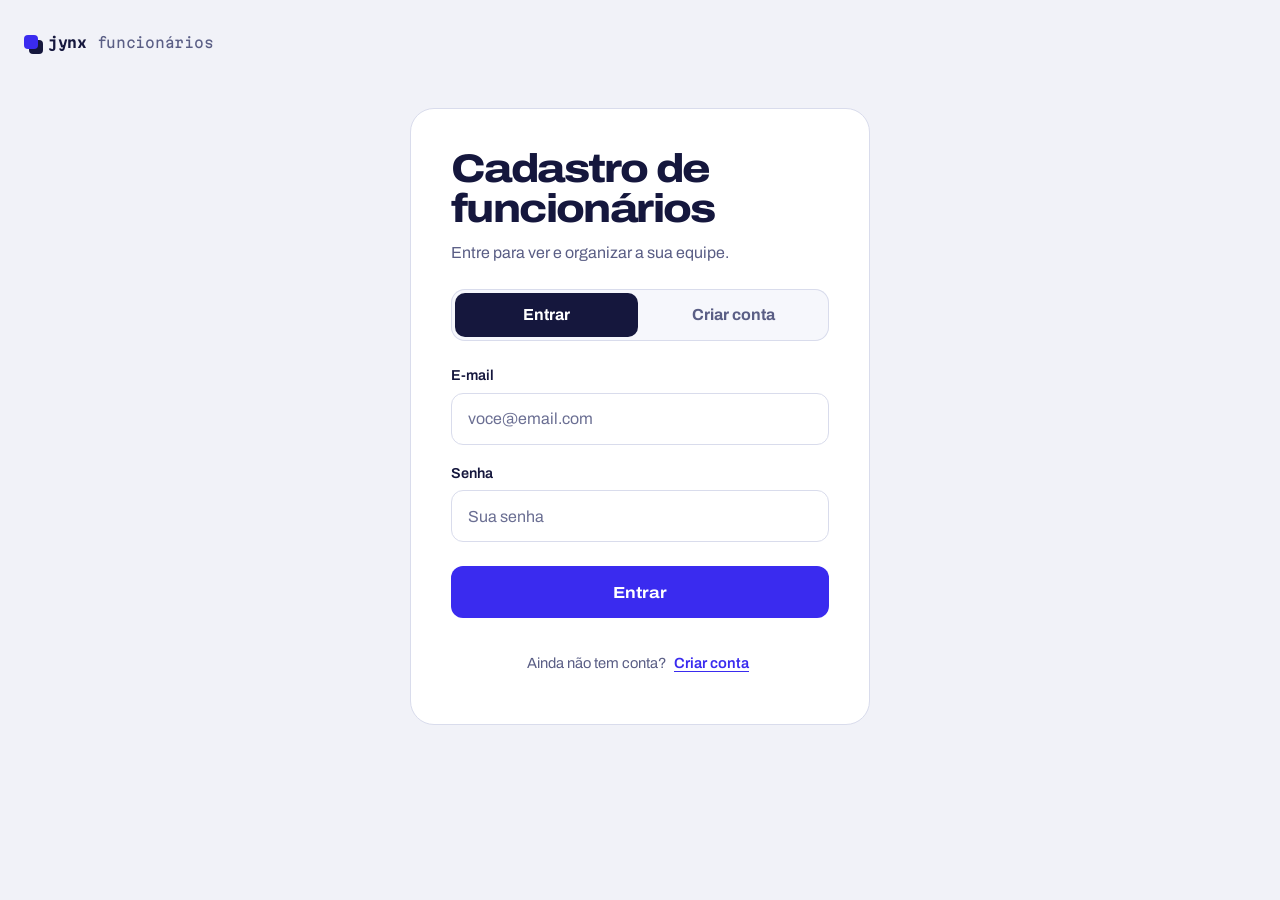
<file: index.html>
<!DOCTYPE html>
<html lang="pt-BR">
<head>
  <meta charset="UTF-8">
  <meta name="viewport" content="width=device-width, initial-scale=1.0">
  <title>Acesso · jynx funcionários</title>
  <meta name="description" content="Sistema de cadastro de funcionários: entre ou crie sua conta.">
  <link rel="preconnect" href="https://fonts.googleapis.com">
  <link rel="preconnect" href="https://fonts.gstatic.com" crossorigin>
  <link href="https://fonts.googleapis.com/css2?family=Archivo:wdth,wght@62..125,100..900&family=Martian+Mono:wght@400;700&display=swap" rel="stylesheet">
  <link rel="stylesheet" href="css/style.css">
</head>
<body>

  <header class="topo">
    <a class="marca" href="index.html">
      <span class="marca__ponto" aria-hidden="true"></span>
      <span>jynx<span class="marca__rota"> funcionários</span></span>
    </a>
  </header>

  <main class="auth">

    <section class="auth__form" aria-labelledby="titulo-acesso">
      <h1 id="titulo-acesso" class="auth__titulo">Cadastro de funcionários</h1>
      <p class="auth__sub">Entre para ver e organizar a sua equipe.</p>

      <!-- Abas: o JS (acesso.js) troca aria-selected, tabindex e hidden.
           Sem JS, as duas abas ficariam escondidas, mas nada aqui funciona
           sem JS mesmo (os formulários dependem do fetch). -->
      <div class="abas" role="tablist" aria-label="Acesso">
        <button id="aba-entrar" class="aba" type="button" role="tab"
                aria-selected="true" aria-controls="painel-entrar">Entrar</button>
        <button id="aba-criar-conta" class="aba" type="button" role="tab"
                aria-selected="false" aria-controls="painel-criar-conta" tabindex="-1">Criar conta</button>
      </div>

      <!-- ===== Entrar ===== -->
      <div id="painel-entrar" class="aba__painel" role="tabpanel" aria-labelledby="aba-entrar">
        <form id="form-login" class="form" method="post">
          <div class="campo">
            <label for="login-email">E-mail</label>
            <input id="login-email" name="email" type="email" inputmode="email" placeholder="voce@email.com"
                   autocomplete="username" maxlength="254" required>
          </div>

          <div class="campo">
            <label for="login-senha">Senha</label>
            <input id="login-senha" name="senha" type="password" placeholder="Sua senha"
                   autocomplete="current-password" required>
          </div>

          <p id="login-mensagem" class="mensagem" role="status"></p>

          <button id="botao-entrar" class="botao" type="submit">Entrar</button>
        </form>

        <p class="auth__troca">Ainda não tem conta? <a href="#criar-conta">Criar conta</a></p>
      </div>

      <!-- ===== Criar conta ===== -->
      <div id="painel-criar-conta" class="aba__painel" role="tabpanel" aria-labelledby="aba-criar-conta" hidden>
        <form id="form-cadastro" class="form" method="post">
          <div class="campo">
            <label for="cadastro-nome">Nome</label>
            <input id="cadastro-nome" name="nome" type="text" placeholder="Seu nome"
                   autocomplete="name" maxlength="80" required>
          </div>

          <div class="campo">
            <label for="cadastro-telefone">Telefone</label>
            <input id="cadastro-telefone" name="telefone" type="tel" inputmode="tel" placeholder="(81) 99999-0000"
                   autocomplete="tel" maxlength="20" required>
          </div>

          <div class="campo">
            <label for="cadastro-email">E-mail</label>
            <input id="cadastro-email" name="email" type="email" inputmode="email" placeholder="voce@email.com"
                   autocomplete="email" maxlength="254" required>
          </div>

          <div class="campo">
            <label for="cadastro-senha">Senha</label>
            <input id="cadastro-senha" name="senha" type="password" placeholder="Crie uma senha"
                   autocomplete="new-password" aria-describedby="cadastro-senha-ajuda" required>
            <p id="cadastro-senha-ajuda" class="campo__ajuda">Use pelo menos 6 caracteres. Ela é guardada criptografada.</p>
          </div>

          <p id="cadastro-mensagem" class="mensagem" role="status"></p>

          <button id="botao-cadastrar" class="botao" type="submit">Criar conta</button>
        </form>

        <p class="auth__troca">Já tem conta? <a href="#entrar">Entrar</a></p>
      </div>
    </section>

  </main>

  <!-- A ordem importa: api.js primeiro (ferramentas), depois acesso.js
       (abas), depois os dois formulários. Ver o topo de cada arquivo. -->
  <script src="js/api.js"></script>
  <script src="js/acesso.js"></script>
  <script src="js/login.js"></script>
  <script src="js/cadastro.js"></script>
</body>
</html>
</file>
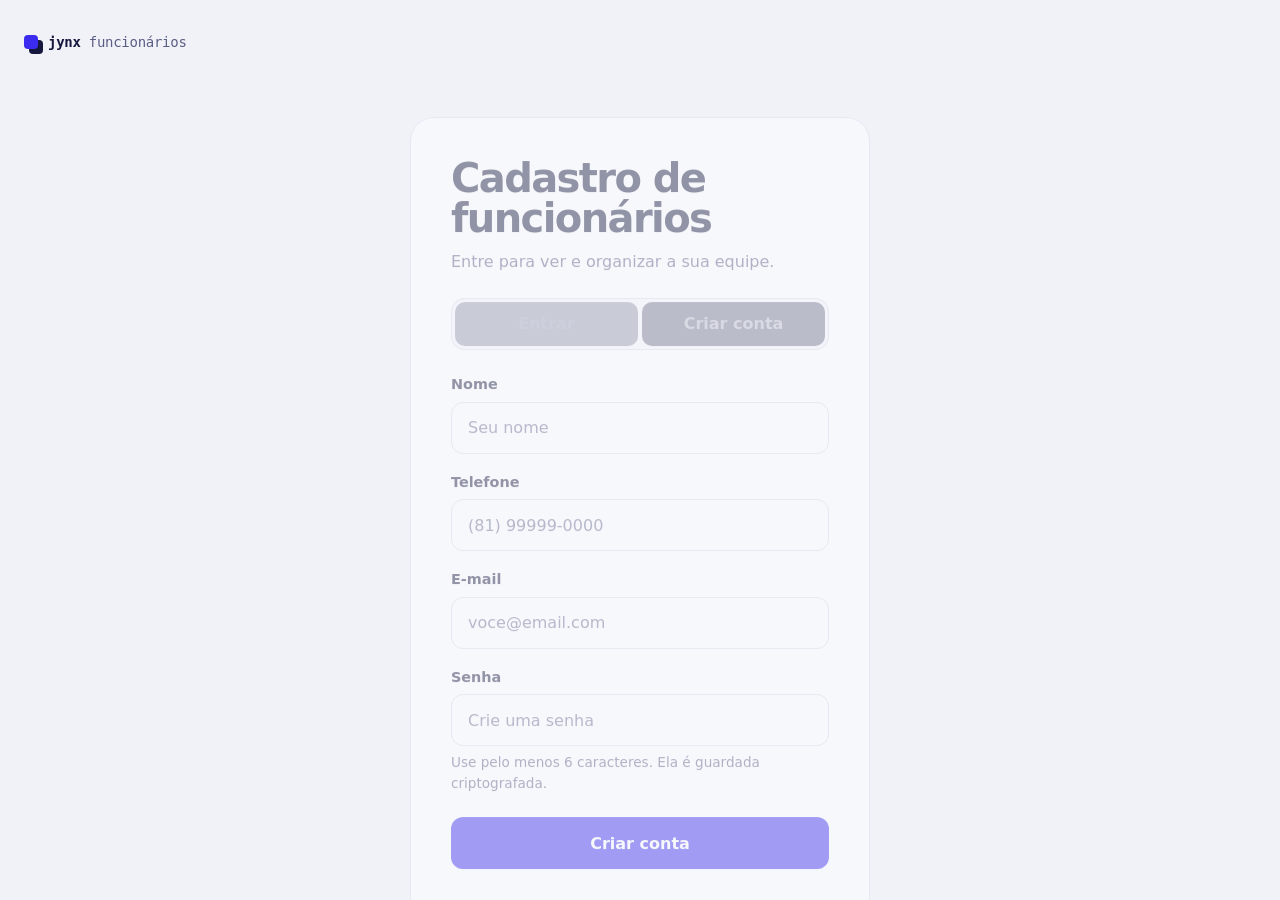
<file: cadastro.html>
<!DOCTYPE html>
<html lang="pt-BR">
<head>
  <meta charset="UTF-8">
  <meta name="viewport" content="width=device-width, initial-scale=1.0">
  <!-- Esta página não existe mais: "Criar conta" agora é uma aba da tela de
       acesso. Ela só sobrevive para links antigos não caírem num erro 404
       do GitHub Pages. O meta refresh funciona até sem JavaScript. -->
  <meta http-equiv="refresh" content="0; url=index.html#criar-conta">
  <meta name="robots" content="noindex">
  <title>Criar conta · jynx funcionários</title>
</head>
<body>
  <p>Esta página mudou de lugar. <a href="index.html#criar-conta">Ir para Criar conta</a>.</p>
</body>
</html>
</file>
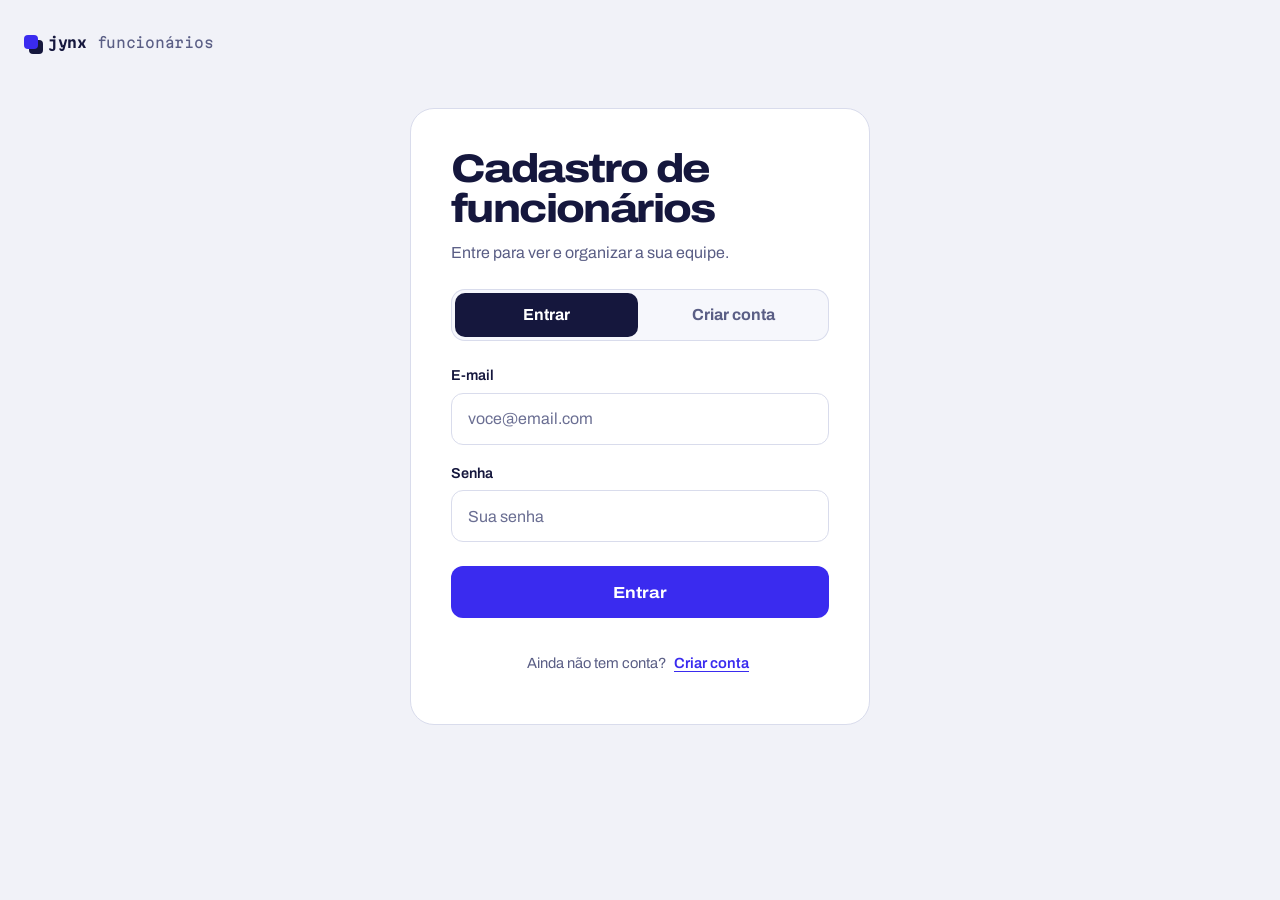
<file: painel.html>
<!DOCTYPE html>
<html lang="pt-BR">
<head>
  <meta charset="UTF-8">
  <meta name="viewport" content="width=device-width, initial-scale=1.0">
  <title>Funcionários · jynx funcionários</title>
  <meta name="robots" content="noindex">
  <link rel="preconnect" href="https://fonts.googleapis.com">
  <link rel="preconnect" href="https://fonts.gstatic.com" crossorigin>
  <link href="https://fonts.googleapis.com/css2?family=Archivo:wdth,wght@62..125,100..900&family=Martian+Mono:wght@400;700&display=swap" rel="stylesheet">
  <link rel="stylesheet" href="css/style.css">
</head>
<!-- hidden: a página começa escondida e o painel.js só a mostra depois de
     confirmar que alguém entrou. Sem isso, quem não entrou veria o painel
     "piscar" antes de ser mandado para a tela de acesso. Conveniência, não
     segurança: ver o topo de painel.js. -->
<body hidden>

  <header class="topo">
    <a class="marca" href="painel.html">
      <span class="marca__ponto" aria-hidden="true"></span>
      <span>jynx<span class="marca__rota"> funcionários</span></span>
    </a>

    <div class="sessao">
      <!-- O JS escreve o nome com textContent (ver painel.js) -->
      <p class="sessao__ola">Olá, <strong id="nome-logado"></strong></p>
      <button id="botao-sair" class="botao botao--contorno botao--pequeno" type="button">Sair</button>
    </div>
  </header>

  <main class="painel">

    <div class="painel__cabeca">
      <div>
        <h1 class="painel__titulo">
          Funcionários
          <!-- O JS coloca aqui quantos funcionários vieram -->
          <span class="painel__total"><span id="total-funcionarios">…</span><span class="sr-only"> cadastrados</span></span>
        </h1>
        <p class="painel__sub">Cadastre, encontre e atualize os dados da sua equipe.</p>
      </div>

      <div class="painel__acoes">
        <button id="botao-atualizar" class="botao botao--contorno botao--pequeno" type="button">Atualizar lista</button>
        <button id="botao-novo" class="botao botao--pequeno" type="button" aria-controls="cartao-form">Novo funcionário</button>
      </div>
    </div>

    <div class="painel__grade">

      <!-- Lista de funcionários, com a busca no topo -->
      <section class="cartao lista" aria-labelledby="titulo-lista">
        <div class="cartao__cabeca">
          <h2 id="titulo-lista" class="cartao__titulo">Lista de funcionários</h2>
        </div>

        <div class="busca" role="search">
          <div class="campo">
            <label for="busca-funcionario">Buscar funcionário</label>
            <input id="busca-funcionario" type="search" placeholder="Nome, telefone ou e-mail"
                   autocomplete="off" spellcheck="false" aria-describedby="resumo-busca">
          </div>
          <!-- O JS escreve "Mostrando 2 de 5" ou "Nenhum funcionário encontrado" -->
          <p id="resumo-busca" class="busca__resumo" role="status"></p>
        </div>

        <!-- Carregando, erro ao carregar, confirmação e resultado da exclusão -->
        <p id="mensagem-lista" class="mensagem" role="status"></p>

        <table class="tabela">
          <thead>
            <tr>
              <th scope="col">Nome</th>
              <th scope="col">Telefone</th>
              <th scope="col">E-mail</th>
              <th scope="col"><span class="sr-only">Ações</span></th>
            </tr>
          </thead>

          <!-- O JS limpa este tbody e cria uma linha por funcionário,
               usando o <template id="modelo-linha"> lá embaixo. -->
          <tbody id="lista-funcionarios"></tbody>
        </table>

        <!-- Aparece sozinho (via CSS) quando o tbody estiver vazio -->
        <div class="vazio">
          <p>Nenhum funcionário cadastrado ainda.</p>
          <button id="botao-primeiro" class="botao botao--pequeno" type="button" aria-controls="cartao-form">Cadastrar o primeiro</button>
        </div>
      </section>

      <!-- Um formulário, dois modos: "Novo funcionário" e "Editar funcionário" -->
      <aside class="lateral">
        <section id="cartao-form" class="cartao" aria-labelledby="titulo-form">
          <div class="cartao__cabeca">
            <!-- tabindex="-1": o JS pode levar o foco até o título (ver painel.js) -->
            <h2 id="titulo-form" class="cartao__titulo" tabindex="-1">Novo funcionário</h2>
          </div>

          <form id="form-funcionario" class="form" method="post">
            <div class="campo">
              <label for="campo-nome">Nome</label>
              <!-- autocomplete="off": estes dados são de OUTRA pessoa. Sem isto o
                   navegador poderia preencher com os dados de quem está usando. -->
              <input id="campo-nome" name="nome" type="text" autocomplete="off" maxlength="80" required>
            </div>

            <div class="campo">
              <label for="campo-telefone">Telefone</label>
              <input id="campo-telefone" name="telefone" type="tel" inputmode="tel" placeholder="(81) 99999-0000"
                     autocomplete="off" maxlength="20" required>
            </div>

            <div class="campo">
              <label for="campo-email">E-mail</label>
              <input id="campo-email" name="email" type="email" inputmode="email" placeholder="nome@empresa.com"
                     autocomplete="off" maxlength="254" required>
            </div>

            <div class="campo">
              <label id="rotulo-senha" for="campo-senha">Senha de acesso</label>
              <!-- new-password: impede o navegador de colar a SUA senha aqui -->
              <input id="campo-senha" name="senha" type="password" autocomplete="new-password"
                     aria-describedby="ajuda-senha" required>
              <!-- O JS troca este texto conforme o modo (criar ou editar) -->
              <p id="ajuda-senha" class="campo__ajuda">O funcionário vai usar este e-mail e esta senha para entrar no sistema.</p>
            </div>

            <p id="mensagem-form" class="mensagem" role="status"></p>

            <div class="lateral__botoes">
              <button id="botao-salvar" class="botao" type="submit">Cadastrar funcionário</button>
              <button id="botao-cancelar" class="botao botao--contorno" type="button" hidden>Cancelar edição</button>
            </div>
          </form>
        </section>
      </aside>

    </div>
  </main>

  <!-- Modelo de uma linha da tabela. O id do funcionário vai só no data-id
       (nunca aparece na tela). O JS preenche cada <td> com textContent. -->
  <template id="modelo-linha">
    <tr data-id="">
      <td class="col-nome" data-rotulo="Nome"></td>
      <td class="col-telefone" data-rotulo="Telefone"></td>
      <td class="col-email" data-rotulo="E-mail"></td>
      <td class="col-acoes">
        <div class="acoes">
          <button class="botao botao--contorno botao--pequeno botao-editar" type="button">Editar</button>
          <button class="botao botao--perigo botao--pequeno botao-excluir" type="button">Excluir</button>
        </div>
      </td>
    </tr>
  </template>

  <script src="js/api.js"></script>
  <script src="js/painel.js"></script>
</body>
</html>
</file>
<file: css/style.css>
/* =========================================================
   jynx funcionários — estilo compartilhado pelas páginas
   index.html (acesso: abas Entrar / Criar conta)
   painel.html (lista, busca e formulário de funcionários)

   MAPA
     base ............ cores, fontes, foco
     topo ............ marca e (no painel) "Olá, nome" + Sair
     formulários ..... campos, botões e mensagens
     acesso .......... cartão central da tela de acesso
     painel .......... cabeçalho, grade, cartões, tabela
     responsivo ...... mobile first nas quebras de 1000 / 720px
     acréscimos do JS  estados que só existem com JavaScript
   ========================================================= */

:root {
  --papel: #F1F2F8;
  --branco: #FFFFFF;
  --tinta: #15173D;
  --tinta-suave: #5A5E85;
  --nevoa: #D9DCEC;
  --nevoa-clara: #F6F7FC;

  --cobalto: #3A2BEF;
  --cobalto-escuro: #2617C4;
  --cobalto-claro: #DCD8FF;

  /* cores de estado (mensagens e exclusão) */
  --sucesso: #0B8A5E;
  --perigo: #D2343A;

  --raio: 12px;
  --fonte: "Archivo", system-ui, sans-serif;
  --mono: "Martian Mono", ui-monospace, monospace;
}

*,
*::before,
*::after {
  box-sizing: border-box;
}

html {
  -webkit-text-size-adjust: 100%;
}

body {
  margin: 0;
  min-height: 100vh;
  background: var(--papel);
  color: var(--tinta);
  font-family: var(--fonte);
  font-size: 1rem;
  line-height: 1.5;
  -webkit-font-smoothing: antialiased;
}

h1, h2, h3, p {
  margin: 0;
}

a {
  color: var(--cobalto);
  text-underline-offset: 3px;
}

.sr-only {
  position: absolute;
  width: 1px;
  height: 1px;
  overflow: hidden;
  clip: rect(0 0 0 0);
  white-space: nowrap;
}

:focus-visible {
  outline: 3px solid var(--cobalto);
  outline-offset: 3px;
  border-radius: 4px;
}

/* ---------- topo ---------- */

.topo {
  display: flex;
  flex-wrap: wrap; /* num celular estreito, "Olá, nome" + Sair desce de linha */
  align-items: center;
  justify-content: space-between;
  gap: 8px 16px;
  max-width: 1280px;
  margin: 0 auto;
  padding: 12px 16px;
}

.marca {
  display: inline-flex;
  align-items: center;
  gap: 10px;
  min-height: 44px;
  color: var(--tinta);
  text-decoration: none;
  font-family: var(--mono);
  font-size: 0.875rem;
  font-weight: 700;
  letter-spacing: -0.02em;
}

.marca__ponto {
  flex: none;
  width: 14px;
  height: 14px;
  border-radius: 4px;
  background: var(--cobalto);
  box-shadow: 5px 5px 0 var(--tinta);
}

.marca__rota {
  color: var(--tinta-suave);
  font-weight: 400;
}

/* ---------- formulários ---------- */

.form {
  display: grid;
  gap: 18px;
}

.campo {
  display: grid;
  gap: 6px;
}

.campo label {
  font-size: 0.9rem;
  font-weight: 600;
}

.campo input {
  width: 100%;
  height: 52px;
  padding: 0 16px;
  border: 1.5px solid var(--nevoa);
  border-radius: var(--raio);
  background: var(--branco);
  color: var(--tinta);
  font: inherit;
  transition: border-color 0.15s, box-shadow 0.15s;
}

.campo input::placeholder {
  color: #6B6F93; /* contraste de ~4.8:1 sobre o branco */
}

.campo input:hover {
  border-color: #B9BDD8;
}

.campo input:focus {
  outline: none;
  border-color: var(--cobalto);
  box-shadow: 0 0 0 4px rgba(58, 43, 239, 0.15);
}

/* ---------- botões ---------- */

.botao {
  display: inline-flex;
  align-items: center;
  justify-content: center;
  gap: 8px;
  height: 52px;
  padding: 0 22px;
  border: 0;
  border-radius: var(--raio);
  background: var(--cobalto);
  color: var(--branco);
  font-family: var(--fonte);
  font-size: 1rem;
  font-weight: 700;
  font-stretch: 112%;
  text-decoration: none;
  cursor: pointer;
  transition: background 0.15s, transform 0.1s, box-shadow 0.15s;
}

.botao:hover {
  background: var(--cobalto-escuro);
  box-shadow: 0 6px 18px -8px rgba(58, 43, 239, 0.7);
}

.botao:active {
  transform: translateY(1px);
}

.botao--pequeno {
  height: 36px;
  padding: 0 12px;
  border-radius: 9px;
  font-size: 0.85rem;
}

.botao--contorno {
  background: transparent;
  color: var(--tinta);
  box-shadow: inset 0 0 0 1.5px var(--nevoa);
}

.botao--contorno:hover {
  background: var(--branco);
  box-shadow: inset 0 0 0 1.5px var(--tinta);
}

.botao--perigo {
  background: transparent;
  color: var(--perigo);
  box-shadow: inset 0 0 0 1.5px #F2C6C8;
}

.botao--perigo:hover {
  background: var(--perigo);
  color: var(--branco);
  box-shadow: none;
}

/* ---------- mensagens (preenchidas via JS) ----------
   <p class="mensagem mensagem--sucesso">...</p>
   <p class="mensagem mensagem--erro">...</p>
   Vazia = escondida. */

.mensagem {
  padding: 14px 16px;
  border-radius: var(--raio);
  border-left: 4px solid var(--tinta-suave);
  background: var(--branco);
  font-size: 0.92rem;
  font-weight: 500;
}

.mensagem:empty {
  display: none;
}

.mensagem--sucesso {
  border-color: var(--sucesso);
  background: #E3F5EE;
  color: #075C3F;
}

.mensagem--erro {
  border-color: var(--perigo);
  background: #FBE7E8;
  color: #8E1E23;
}

/* =========================================================
   Tela de acesso (index.html)
   ========================================================= */

.auth {
  display: grid;
  place-items: start center;
  max-width: 1280px;
  margin: 0 auto;
  padding: 8px 16px 48px;
}

.auth__form {
  width: 100%;
  max-width: 460px;
  padding: 28px 20px;
  border: 1px solid var(--nevoa);
  border-radius: 24px;
  background: var(--branco);
  animation: chegar 0.6s cubic-bezier(0.2, 0.8, 0.2, 1) both;
}

.auth__titulo {
  font-size: clamp(1.75rem, 6vw, 2.5rem);
  font-weight: 800;
  font-stretch: 115%;
  letter-spacing: -0.04em;
  line-height: 1;
}

.auth__sub {
  margin: 12px 0 24px;
  color: var(--tinta-suave);
}

.auth__form .botao {
  width: 100%;
  margin-top: 6px;
}

.auth__troca {
  margin-top: 24px;
  color: var(--tinta-suave);
  font-size: 0.92rem;
  text-align: center;
}

.auth__troca a {
  display: inline-block;
  padding: 10px 4px; /* área de toque maior sem mudar o visual */
  font-weight: 600;
}

/* =========================================================
   Painel de funcionários (painel.html)
   ========================================================= */

.painel {
  max-width: 1280px;
  margin: 0 auto;
  padding: 8px 16px 64px;
}

.painel__cabeca {
  display: flex;
  flex-wrap: wrap;
  align-items: flex-end;
  justify-content: space-between;
  gap: 20px;
  padding-bottom: 24px;
  border-bottom: 2px solid var(--tinta);
}

.painel__titulo {
  display: flex;
  flex-wrap: wrap;
  align-items: flex-start;
  gap: 8px 12px;
  font-size: clamp(2rem, 8vw, 5rem);
  font-weight: 900;
  font-stretch: 125%;
  letter-spacing: -0.06em;
  line-height: 0.9;
}

.painel__total {
  margin-top: 0.2em;
  padding: 4px 10px;
  border-radius: 999px;
  background: var(--cobalto);
  color: var(--branco);
  font-family: var(--mono);
  font-size: 0.9rem;
  font-weight: 700;
  font-stretch: 100%;
  letter-spacing: 0;
  line-height: 1.4;
}

.painel__sub {
  margin-top: 14px;
  color: var(--tinta-suave);
}

.painel__acoes {
  display: flex;
  flex-wrap: wrap;
  align-items: center;
  gap: 12px;
}

.painel__grade {
  display: grid;
  grid-template-columns: minmax(0, 1fr);
  gap: 24px;
  align-items: start;
  margin-top: 24px;
}

.cartao {
  min-width: 0;
  padding: 18px;
  border: 1px solid var(--nevoa);
  border-radius: 20px;
  background: var(--branco);
}

.cartao__cabeca {
  display: flex;
  flex-wrap: wrap;
  align-items: center;
  justify-content: space-between;
  gap: 8px 16px;
  margin-bottom: 20px;
}

.cartao__titulo {
  font-size: 1.35rem;
  font-weight: 800;
  font-stretch: 115%;
  letter-spacing: -0.03em;
}

/* ---------- tabela (no celular, uma pilha de cartões) ---------- */

.tabela {
  width: 100%;
  border-collapse: collapse;
}

.tabela thead {
  display: none;
}

.tabela tr {
  display: grid;
  gap: 4px;
  padding: 14px 0;
  border-bottom: 1px solid var(--nevoa);
}

.tabela tbody tr:last-child {
  border-bottom: 0;
}

.tabela td {
  display: grid;
  grid-template-columns: 84px minmax(0, 1fr);
  gap: 8px;
  padding: 2px 0;
}

.tabela td::before {
  content: attr(data-rotulo);
  color: var(--tinta-suave);
  font-family: var(--mono);
  font-size: 0.65rem;
  text-transform: uppercase;
  letter-spacing: 0.06em;
  padding-top: 3px;
}

.tabela .col-nome {
  font-weight: 600;
}

.tabela .col-email,
.tabela .col-telefone {
  color: var(--tinta-suave);
  font-size: 0.92rem;
}

.tabela .col-acoes {
  display: block;
  margin-top: 8px;
}

.tabela .col-acoes::before {
  content: none;
}

.acoes {
  display: flex;
  flex-wrap: wrap;
  gap: 8px;
}

/* lista vazia: aparece sozinho quando o <tbody> fica vazio */
.vazio {
  display: none;
  padding: 32px 16px;
  color: var(--tinta-suave);
  text-align: center;
}

.vazio .botao {
  margin-top: 12px;
}

.lista:has(tbody:empty) .tabela {
  display: none;
}

.lista:has(tbody:empty) .vazio {
  display: block;
}

/* ---------- formulário lateral (novo / editar) ---------- */

.lateral .form {
  gap: 14px;
}

.lateral__botoes {
  display: grid;
  grid-template-columns: minmax(0, 1fr);
  gap: 10px;
  margin-top: 6px;
}

/* =========================================================
   Movimento
   ========================================================= */

@keyframes chegar {
  from {
    opacity: 0;
    transform: translateY(16px);
  }
}

@media (prefers-reduced-motion: reduce) {
  *,
  *::before,
  *::after {
    animation: none !important;
    transition: none !important;
    scroll-behavior: auto !important;
  }
}

/* =========================================================
   Responsivo (mobile first: o que está acima vale para o
   celular; daqui para baixo, telas maiores)
   ========================================================= */

/* Celular: alvos de toque com pelo menos 44px de altura. */
@media (max-width: 720px) {
  .botao--pequeno {
    height: 44px;
  }
}

@media (min-width: 721px) {
  .topo {
    padding: 20px 24px;
  }

  .auth {
    padding: 24px 24px 64px;
  }

  .auth__form {
    padding: 40px;
  }

  .painel {
    padding: 16px 24px 64px;
  }

  .cartao {
    padding: 24px;
  }

  .lateral__botoes {
    grid-template-columns: minmax(0, 1fr) auto;
  }

  /* tabela de verdade, com cabeçalho */
  .tabela thead {
    display: table-header-group;
  }

  .tabela tr {
    display: table-row;
    padding: 0;
    border: 0;
  }

  .tabela th {
    padding: 0 12px 12px;
    border-bottom: 1px solid var(--nevoa);
    color: var(--tinta-suave);
    font-family: var(--mono);
    font-size: 0.68rem;
    font-weight: 500;
    letter-spacing: 0.06em;
    text-align: left;
    text-transform: uppercase;
  }

  .tabela td {
    display: table-cell;
    padding: 14px 12px;
    border-bottom: 1px solid var(--nevoa);
    vertical-align: middle;
  }

  .tabela td::before {
    content: none;
  }

  .tabela tbody tr:last-child td {
    border-bottom: 0;
  }

  .tabela tbody tr:hover td {
    background: var(--nevoa-clara);
  }

  .tabela .col-acoes {
    width: 1%;
    margin-top: 0;
    white-space: nowrap;
  }

  .acoes {
    flex-wrap: nowrap;
    justify-content: flex-end;
  }
}

@media (min-width: 1001px) {
  .painel__grade {
    grid-template-columns: minmax(0, 1fr) 380px;
    gap: 32px;
    margin-top: 32px;
  }

  /* o formulário acompanha a rolagem ao lado da lista */
  .lateral {
    position: sticky;
    top: 24px;
  }
}

/* =========================================================
   Acréscimos do JS
   Estados que só existem quando o JavaScript está rodando.
   ========================================================= */

/* O atributo hidden precisa vencer regras como ".tabela tr { display: grid }":
   sem o !important, linhas filtradas pela busca continuariam aparecendo. */
[hidden] {
  display: none !important;
}

/* Carregando ou com erro, o tbody também fica vazio: sem isto apareceria
   "Nenhum funcionário cadastrado", o que seria mentira (a lista só não chegou). */
.lista[aria-busy="true"]:has(tbody:empty) .vazio,
.lista:has(.mensagem--erro):has(tbody:empty) .vazio {
  display: none;
}

/* Ao atualizar, as linhas antigas ficam apagadas até as novas chegarem. */
.lista[aria-busy="true"] .tabela {
  opacity: 0.5;
}

/* Campo com problema: o JS marca aria-invalid="true" (o leitor de tela
   também lê esse atributo). */
.campo input[aria-invalid="true"] {
  border-color: var(--perigo);
}

/* Texto de ajuda embaixo de um campo (ligado a ele por aria-describedby). */
.campo__ajuda {
  color: var(--tinta-suave);
  font-size: 0.85rem;
}

/* Botão ocupado durante a requisição: visivelmente "parado". */
.botao:disabled,
.botao:disabled:hover {
  cursor: progress;
  opacity: 0.65;
  transform: none;
  box-shadow: none;
}

.botao--contorno:disabled:hover {
  background: transparent;
  box-shadow: inset 0 0 0 1.5px var(--nevoa);
}

/* Excluir em duas etapas: o botão fica vermelho cheio enquanto espera
   o segundo clique de confirmação. */
.botao-excluir[data-confirmando] {
  background: var(--perigo);
  color: var(--branco);
  box-shadow: none;
}

/* E-mails e nomes longos quebram a linha em vez de criar rolagem horizontal. */
.tabela td,
.sessao__ola {
  overflow-wrap: anywhere;
}

/* ---------- abas da tela de acesso ---------- */

.abas {
  display: grid;
  grid-template-columns: 1fr 1fr;
  gap: 4px;
  margin-bottom: 24px;
  padding: 4px;
  border-radius: 14px;
  background: var(--nevoa-clara);
  box-shadow: inset 0 0 0 1px var(--nevoa);
}

.aba {
  min-height: 44px;
  border: 0;
  border-radius: 10px;
  background: transparent;
  color: var(--tinta-suave);
  font: inherit;
  font-weight: 700;
  cursor: pointer;
  transition: background 0.15s, color 0.15s;
}

.aba:hover {
  color: var(--tinta);
}

.aba[aria-selected="true"] {
  background: var(--tinta);
  color: var(--branco);
}

/* ---------- cabeçalho do painel: "Olá, nome" + Sair ---------- */

.sessao {
  display: flex;
  align-items: center;
  gap: 12px;
  min-width: 0;
}

.sessao__ola {
  min-width: 0;
  color: var(--tinta-suave);
  font-size: 0.92rem;
}

.sessao__ola strong {
  color: var(--tinta);
}

/* ---------- busca de funcionários ---------- */

.busca {
  display: grid;
  gap: 8px;
  margin-bottom: 16px;
}

.busca__resumo {
  color: var(--tinta-suave);
  font-size: 0.9rem;
}

.busca__resumo:empty {
  display: none;
}

/* ---------- formulário em dois modos ---------- */

/* O título recebe foco só pelo JS; o contorno não precisa aparecer. */
.cartao__titulo:focus {
  outline: none;
}
</file>
